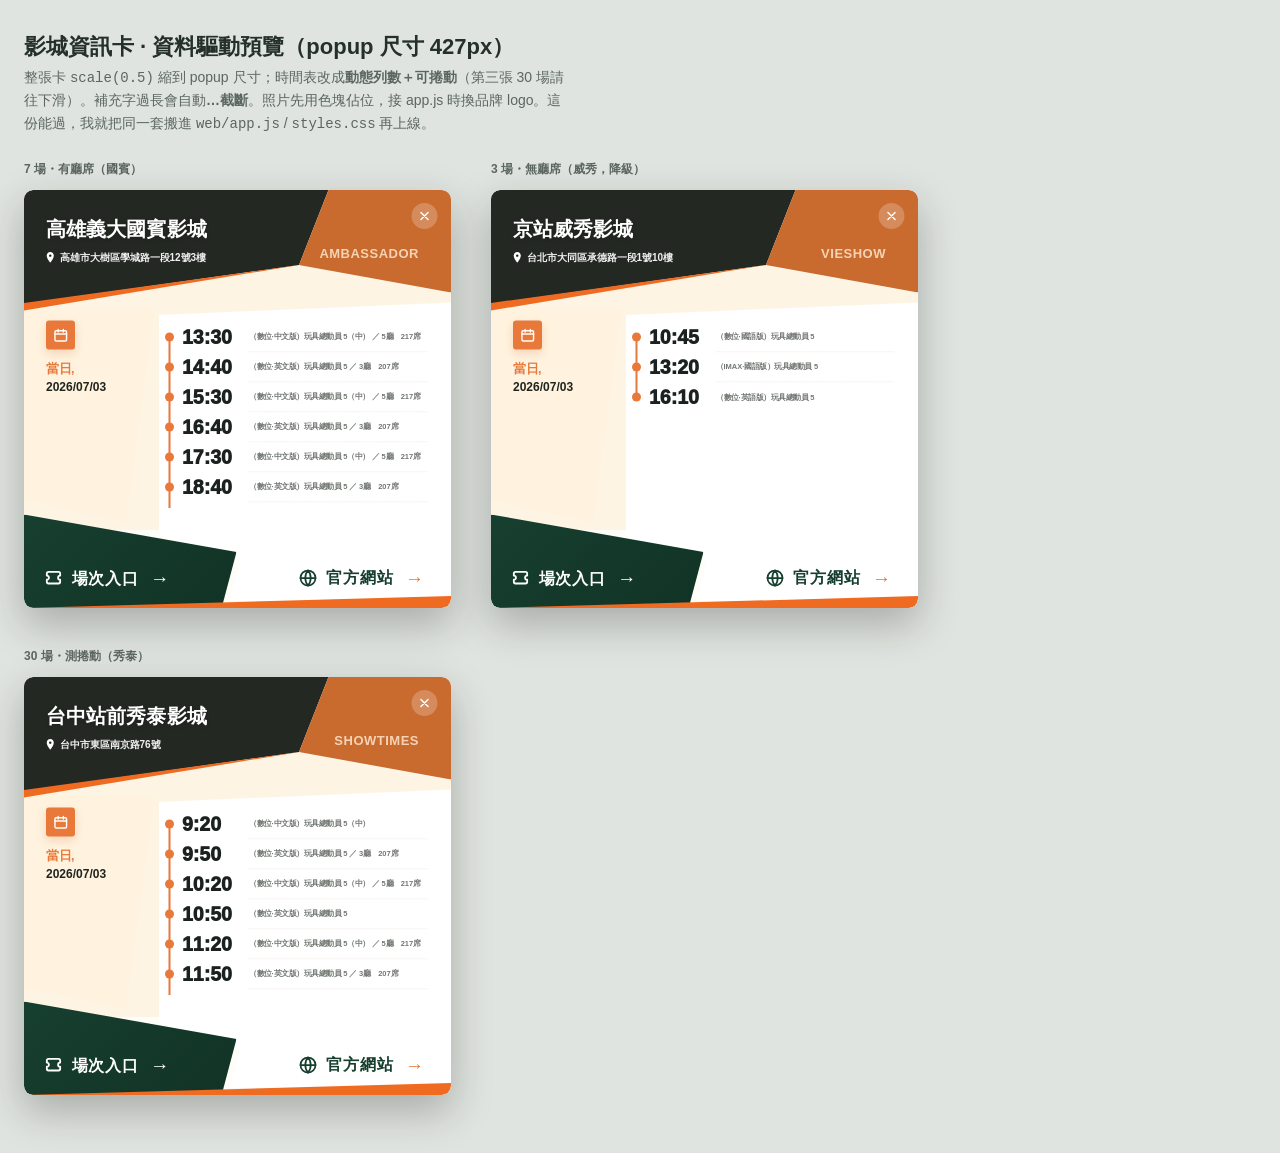
<file: design/popup-card-preview.html>
<!DOCTYPE html>
<html lang="zh-Hant">
<head>
<meta charset="utf-8">
<meta name="viewport" content="width=device-width, initial-scale=1">
<title>影城資訊卡 · 資料驅動預覽</title>
<style>
  :root {
    --orange: #e8793a; --orange-strong: #ef6b22;
    --green: #173f2f; --green-dark: #113326;
    --black: #262823; --paper: #fffdf8; --line: #e8ded2;
    --page-bg:#dfe4e0; --page-fg:#25302a;
  }
  * { box-sizing: border-box; }
  body { margin:0; background:var(--page-bg); color:var(--page-fg);
    font-family:"Noto Sans TC","PingFang TC","Microsoft JhengHei",sans-serif; }
  .wrap { max-width:1400px; margin:0 auto; padding:32px 24px 60px; }
  h1 { font-size:22px; margin:0 0 4px; }
  .lede { color:#5c6660; font-size:14px; margin:0 0 26px; max-width:70ch; line-height:1.6; }
  .row { display:flex; gap:40px; flex-wrap:wrap; align-items:flex-start; }
  .cell-label { font-size:12px; font-weight:700; color:#5c6660; margin:0 0 12px; }

  /* ===== popup 尺寸包裝：整張卡 scale(0.5) → 427×418，Leaflet 會用這個尺寸量測 ===== */
  .scale-wrap { width:427px; height:418px; overflow:hidden; border-radius:9px;
    box-shadow:0 16px 40px rgba(30,25,18,.28); }
  .movie-card { transform:scale(.5); transform-origin:top left; }

  /* ===== 以下卡片幾何 = 已定稿版本（854×836），未改 ===== */
  .movie-card {
    position:relative; width:854px; height:836px; border-radius:18px;
    overflow:hidden; background:var(--paper); isolation:isolate;
  }
  .movie-card::after { content:""; position:absolute; left:0; right:0; bottom:0;
    height:24px; background:var(--orange-strong);
    clip-path:polygon(0 100%, 100% 0, 100% 100%); z-index:80; }
  .base-cream { position:absolute; left:0; top:130px; width:100%; height:550px;
    background:#fdf4e4; z-index:1; }
  .geometry-svg { position:absolute; inset:0; width:854px; height:836px; display:block; z-index:10; pointer-events:none; }
  .shape-white-main { fill:#fff; } .shape-dark { fill:#242823; } .shape-orange-line { fill:var(--orange-strong); }

  .hero-content { position:absolute; top:58px; left:44px; z-index:30; color:#fff; max-width:470px; }
  .hero-title { margin:0 0 22px; font-size:39px; font-weight:900; letter-spacing:.03em;
    line-height:1.08; text-shadow:0 2px 8px rgba(0,0,0,.24); }
  .hero-address { display:flex; align-items:center; gap:10px; font-size:20px; font-weight:800;
    line-height:1.2; color:rgba(255,255,255,.93); }
  .hero-address svg { width:17px; height:23px; color:#fff; flex:0 0 auto; }

  .close-hit { position:absolute; top:26px; right:27px; z-index:85; width:52px; height:52px;
    border:0; border-radius:50%; background:rgba(255,255,255,.22); color:#fff; cursor:pointer;
    display:grid; place-items:center; }

  .date-panel { position:absolute; left:0; top:235px; width:262px; height:432px;
    background:#fff3df; clip-path:polygon(0 0, 100% 0, 78% 100%, 0 89%); z-index:9; }
  .date-content { position:absolute; top:261px; left:44px; z-index:45; }
  .calendar-box { width:58px; height:58px; border-radius:6px; background:var(--orange);
    display:grid; place-items:center; color:#fff; margin-bottom:25px;
    box-shadow:0 8px 20px rgba(209,100,44,.22); }
  .date-label { color:var(--orange); font-size:25px; line-height:1; font-weight:900; margin-bottom:13px; }
  .date-value { color:#202520; font-size:24px; line-height:1; font-weight:900; }

  /* ===== 時間表：動態列數 + 可捲動（吃資料就靠這個） ===== */
  .msched { position:absolute; top:264px; left:282px; width:525px; height:372px;
    overflow-y:auto; z-index:50; }
  .mrow { position:relative; display:flex; align-items:center; height:60px; padding-left:34px; gap:22px; }
  .mrow::before { content:""; position:absolute; left:7px; top:0; bottom:0; width:4px; background:var(--orange); }
  .mrow:first-child::before { top:30px; } .mrow:last-child::before { bottom:30px; }
  .mrow::after { content:""; position:absolute; left:0; top:30px; margin-top:-9px;
    width:18px; height:18px; border-radius:50%; background:var(--orange); }
  .mtime { flex:0 0 auto; width:112px; font-size:39px; font-weight:950; line-height:1;
    color:#1a211e; font-variant-numeric:tabular-nums; }
  .mdetail { flex:1; min-width:0; height:100%; display:flex; align-items:center;
    border-bottom:1px dashed var(--line); font-size:15px; font-weight:800; color:#737873;
    white-space:nowrap; overflow:hidden; text-overflow:ellipsis; }
  .mrow:last-child .mdetail { border-bottom:0; }

  .footer-white { position:absolute; right:0; bottom:13px; width:445px; height:105px; background:#fff;
    clip-path:polygon(7% 0, 100% 0, 100% 100%, 0 100%); z-index:60;
    filter:drop-shadow(0 -3px 4px rgba(0,0,0,.32)) drop-shadow(-3px 0 3px rgba(0,0,0,.2)); }
  .footer-green { position:absolute; left:0; bottom:0; width:425px; height:187px;
    background:linear-gradient(135deg,var(--green),var(--green-dark)); clip-path:polygon(0 0, 100% 40%, 93% 100%, 0 100%); z-index:61; }
  .entry-button, .site-button { position:absolute; bottom:37px; z-index:70; display:flex; align-items:center; gap:16px;
    font-size:32px; font-weight:900; letter-spacing:.06em; text-decoration:none; }
  .entry-button { left:39px; color:#fff; }
  .site-button { right:52px; bottom:38px; color:var(--green); }
  .entry-button .arrow { color:#fff; } .site-button .arrow { color:var(--orange); }
  .arrow { font-weight:300; font-size:38px; margin-left:6px; }

  /* 照片佔位（真接 app.js 時改成 品牌 logo + 橘色濾鏡） */
  .photo-fill { fill:#c96a2e; }
  .photo-label { fill:#f6d3b4; font-family:Arial, sans-serif; font-weight:700; letter-spacing:1px; }
  svg { display:block; }
</style>
</head>
<body>
<div class="wrap">
  <h1>影城資訊卡 · 資料驅動預覽（popup 尺寸 427px）</h1>
  <p class="lede">整張卡 <code>scale(0.5)</code> 縮到 popup 尺寸；時間表改成<strong>動態列數＋可捲動</strong>（第三張 30 場請往下滑）。補充字過長會自動<strong>…截斷</strong>。照片先用色塊佔位，接 app.js 時換品牌 logo。這份能過，我就把同一套搬進 <code>web/app.js</code> / <code>styles.css</code> 再上線。</p>
  <div class="row" id="cards"></div>
</div>

<script>
  const PIN = '<svg viewBox="0 0 24 32" fill="none"><path d="M12 31S22 19.6 22 11.5C22 5.15 17.52 1 12 1S2 5.15 2 11.5C2 19.6 12 31 12 31Z" fill="currentColor"/><circle cx="12" cy="11.5" r="3.4" fill="#1b211d"/></svg>';
  const CAL = '<svg width="31" height="31" viewBox="0 0 24 24" fill="none"><rect x="3" y="5" width="18" height="16" rx="2" stroke="currentColor" stroke-width="2.2"/><path d="M8 3v4M16 3v4M3 10h18" stroke="currentColor" stroke-width="2.2" stroke-linecap="round"/></svg>';
  const TICKET = '<svg width="40" height="40" viewBox="0 0 24 24" fill="none"><path d="M4 8.5V6a2 2 0 0 1 2-2h12a2 2 0 0 1 2 2v2.5a2.5 2.5 0 0 0 0 5V16a2 2 0 0 1-2 2H6a2 2 0 0 1-2-2v-2.5a2.5 2.5 0 0 0 0-5Z" stroke="currentColor" stroke-width="2.2" stroke-linejoin="round"/></svg>';
  const GLOBE = '<svg width="40" height="40" viewBox="0 0 24 24" fill="none"><circle cx="12" cy="12" r="9" stroke="currentColor" stroke-width="2.1"/><path d="M3 12h18M12 3c2.25 2.45 3.25 5.45 3.25 9S14.25 18.55 12 21M12 3C9.75 5.45 8.75 8.45 8.75 12S9.75 18.55 12 21" stroke="currentColor" stroke-width="2.1" stroke-linecap="round"/></svg>';
  const X = '<svg width="20" height="20" viewBox="0 0 14 14" fill="none" stroke="currentColor" stroke-width="2" stroke-linecap="round"><path d="M2 2l10 10M12 2L2 12"/></svg>';
  const esc = s => (s||'').replace(/[&<>"]/g, c => ({'&':'&amp;','<':'&lt;','>':'&gt;','"':'&quot;'}[c]));

  // 對應 geojson feature.properties 的樣板
  function cardHtml(p) {
    const date = (p.show_date||'').replaceAll('-','/');
    const rows = (p.showtimes||[]).map(s => {
      const detail = s.auditorium ? `${s.format} ／ ${s.auditorium}` : s.format;
      return `<div class="mrow"><span class="mtime">${esc(s.time)}</span><span class="mdetail">${esc(detail)}</span></div>`;
    }).join('');
    return `<div class="scale-wrap"><article class="movie-card">
      <div class="base-cream"></div>
      <svg class="geometry-svg" viewBox="0 0 854 836" preserveAspectRatio="none" aria-hidden="true">
        <defs><clipPath id="pc"><polygon points="609,0 854,0 854,205 550,150"/></clipPath></defs>
        <polygon class="shape-white-main" points="270,250 854,225 854,745 410,745 270,690"/>
        <polygon class="shape-dark" points="0,0 609,0 550,150 0,228"/>
        <g clip-path="url(#pc)"><rect class="photo-fill" x="545" y="0" width="309" height="245"/>
          <text class="photo-label" x="790" y="135" text-anchor="end" font-size="26">${esc(p.chain_name||'')}</text></g>
        <polygon class="shape-orange-line" points="0,226 550,150 0,241"/>
      </svg>
      <button class="close-hit" aria-label="關閉">${X}</button>
      <div class="hero-content">
        <h2 class="hero-title">${esc(p.location_name)}</h2>
        <div class="hero-address">${PIN}<span>${esc(p.address)}</span></div>
      </div>
      <div class="date-panel"></div>
      <div class="date-content">
        <div class="calendar-box">${CAL}</div>
        <div class="date-label">當日,</div>
        <div class="date-value">${esc(date)}</div>
      </div>
      <section class="msched">${rows}</section>
      <div class="footer-green"></div>
      <div class="footer-white"></div>
      <a class="entry-button" href="${esc(p.location_url)||'#'}" target="_blank" rel="noreferrer">${TICKET}<span>場次入口</span><span class="arrow">→</span></a>
      <a class="site-button" href="${esc(p.official_url)||'#'}" target="_blank" rel="noreferrer">${GLOBE}<span>官方網站</span><span class="arrow">→</span></a>
    </article></div>`;
  }

  const V=(n)=>`（數位·${n%2?'英文':'中文'}版）玩具總動員 5${n%2?'':'（中）'}`;
  const H=(n)=>n%2?'3廳　207席':'5廳　217席';
  const samples = [
    { label:'7 場・有廳席（國賓）', p:{ chain_name:'AMBASSADOR', location_name:'高雄義大國賓影城', address:'高雄市大樹區學城路一段12號3樓', show_date:'2026-07-03', location_url:'#', official_url:'#',
        showtimes:[13,14,15,16,17,18,19].map((h,i)=>({time:`${h}:${i%2?'40':'30'}`, format:V(i), auditorium:H(i)})) }},
    { label:'3 場・無廳席（威秀，降級）', p:{ chain_name:'VIESHOW', location_name:'京站威秀影城', address:'台北市大同區承德路一段1號10樓', show_date:'2026-07-03', location_url:'#', official_url:'#',
        showtimes:[{time:'10:45',format:'（數位·國語版）玩具總動員 5',auditorium:null},{time:'13:20',format:'（IMAX·國語版）玩具總動員 5',auditorium:null},{time:'16:10',format:'（數位·英語版）玩具總動員 5',auditorium:null}] }},
    { label:'30 場・測捲動（秀泰）', p:{ chain_name:'SHOWTIMES', location_name:'台中站前秀泰影城', address:'台中市東區南京路76號', show_date:'2026-07-03', location_url:'#', official_url:'#',
        showtimes:Array.from({length:30},(_,i)=>({time:`${9+Math.floor(i/2)}:${i%2?'50':'20'}`, format:V(i), auditorium:i%3?H(i):null})) }},
  ];
  document.getElementById('cards').innerHTML = samples.map(s =>
    `<div><p class="cell-label">${s.label}</p>${cardHtml(s.p)}</div>`).join('');
</script>
</body>
</html>
</file>
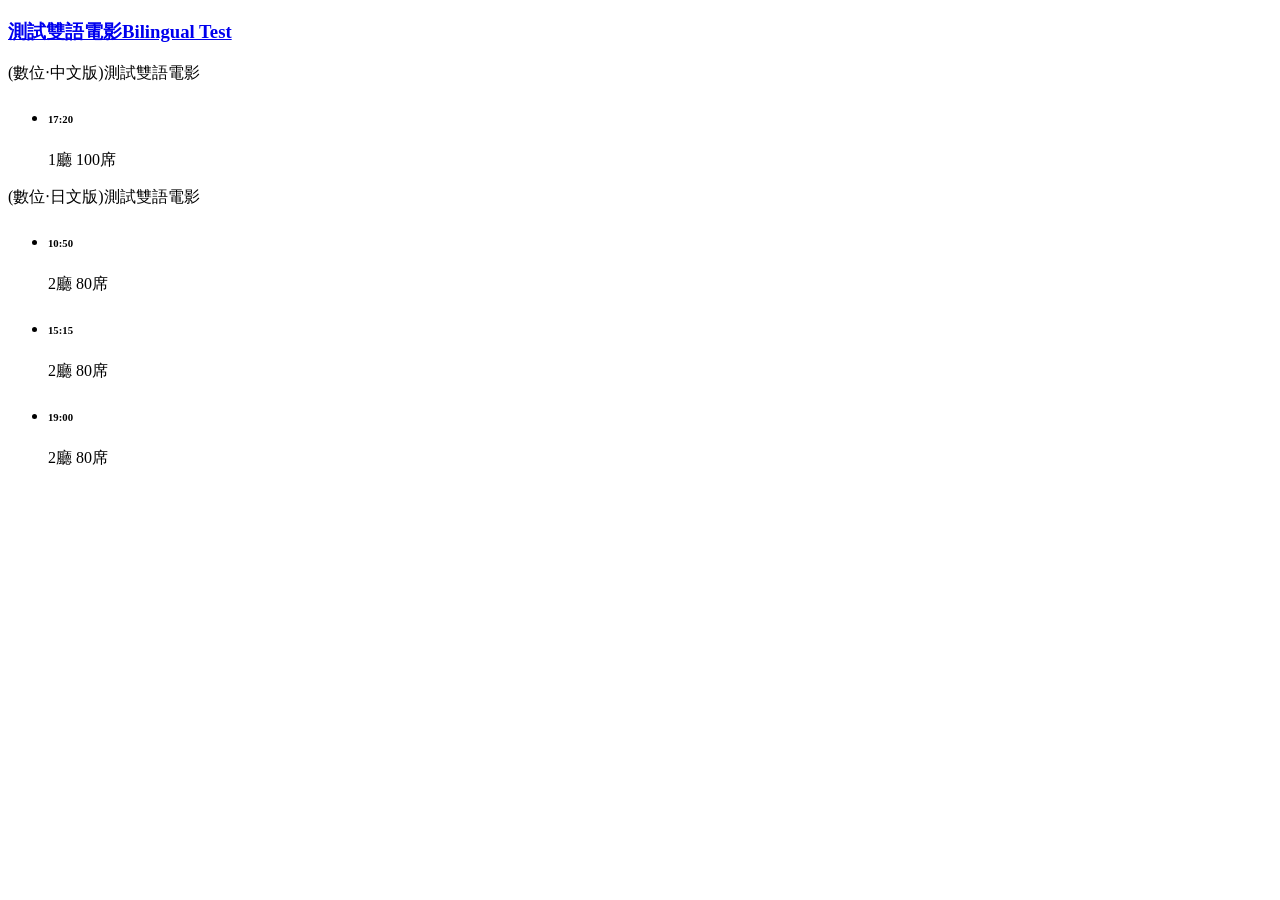
<file: tests/fixtures/ambassador_multilanguage.html>
<!doctype html>
<html lang="zh-Hant"><body>
<div class="showtime-item">
  <section class="theater-list"><div class="grid-container"><div class="theater-box">
    <h3><a href="/home/MovieContent?MID=test&DT=2026/08/13">測試雙語電影<span class="eng">Bilingual Test</span></a></h3>
    <p class="tag-seat">(數位‧中文版)測試雙語電影</p>
    <ul class="no-bullet seat-list theater">
      <li><h6>17:20</h6><p><span class="float-left info">1廳 100席</span></p></li>
    </ul>
    <p class="tag-seat">(數位‧日文版)測試雙語電影</p>
    <ul class="no-bullet seat-list theater">
      <li><h6>10:50</h6><p><span class="float-left info">2廳 80席</span></p></li>
      <li><h6>15:15</h6><p><span class="float-left info">2廳 80席</span></p></li>
      <li><h6>19:00</h6><p><span class="float-left info">2廳 80席</span></p></li>
    </ul>
  </div></div></section>
</div>
</body></html>
</file>
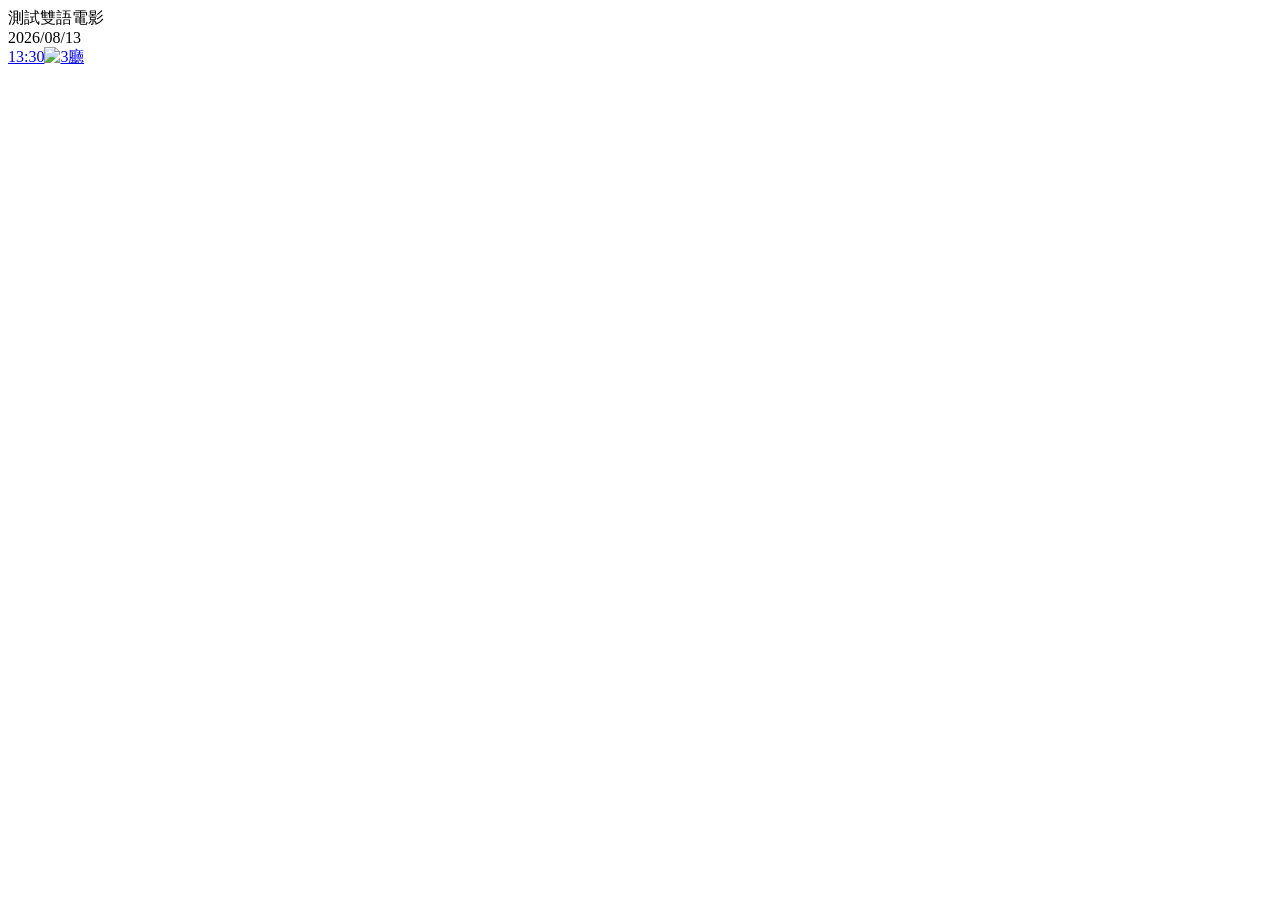
<file: tests/fixtures/halar_wrong_session_link.html>
<!doctype html>
<html lang="zh-Hant"><body>
<div class="film-item">
  <div class="film-title">測試雙語電影</div>
  <div class="session">
    <div class="session-date">2026/08/13</div>
    <a class="session-time" href="/some/wrong/session/link"><time>13:30</time><img alt="3廳"></a>
  </div>
</div>
</body></html>
</file>
